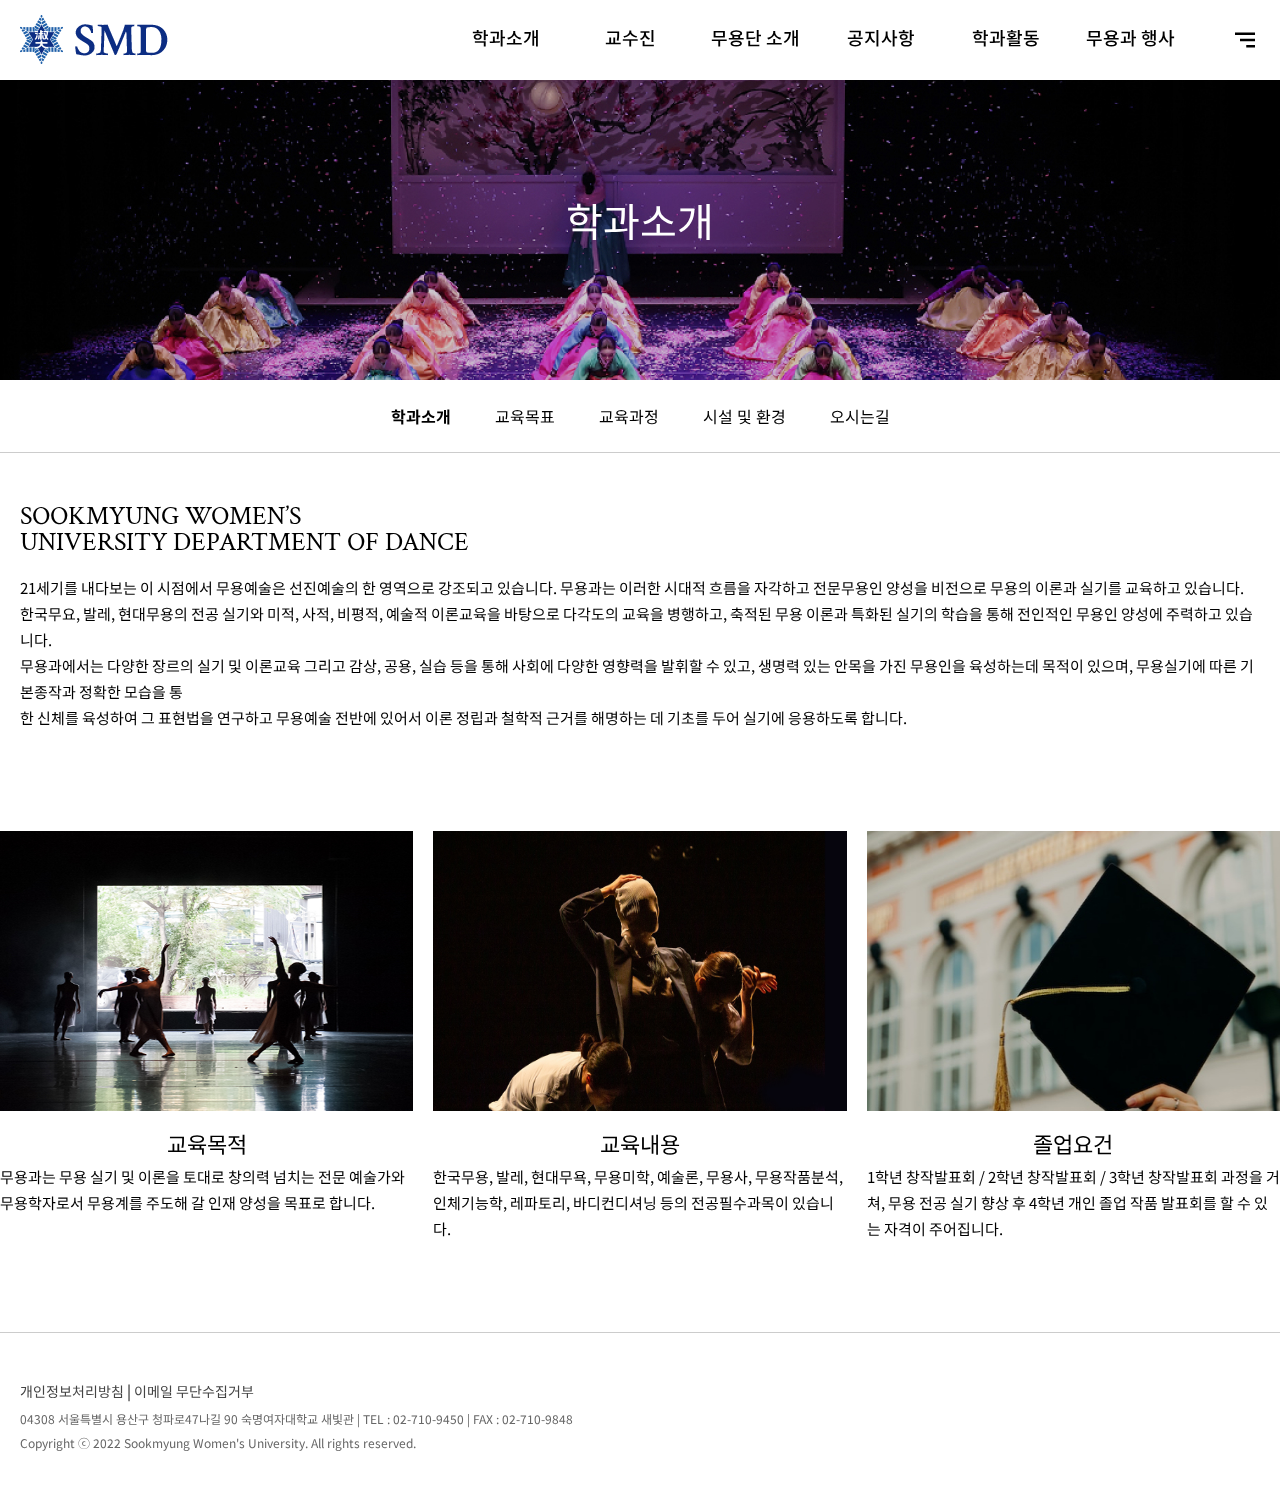
<file: pages/about.html>
<!DOCTYPE html>
<html lang="en">
  <head>
    <meta charset="UTF-8" />
    <meta http-equiv="X-UA-Compatible" content="IE=edge" />
    <meta name="viewport" content="width=device-width, initial-scale=1.0" />
    <title>숙명여자대학교 무용과</title>
    <link
      rel="stylesheet"
      href="../css/style.css"
      media="screen and (min-width: 1000px)"
    />
    <link rel="stylesheet" href="../css/sub.css" />
    <!-- 모바일용 -->
    <link
      rel="stylesheet"
      href="../css/mobile.css"
      media="screen and (max-width: 999px)"
    />
    <!-- 제이쿼리 라이브러리 -->
    <script src="https://ajax.googleapis.com/ajax/libs/jquery/3.6.0/jquery.min.js"></script>
    <!-- 내 자바스크립트 -->
    <script src="../js/main.js"></script>
  </head>
  <body id="about">
    <header id="main-header">
      <div class="container">
        <h1>
          <a href="../index.html">
            <img src="../images/logo.png" alt="숙대무용과" />
          </a>
        </h1>
        <nav id="gnb">
          <ul class="depth1">
            <li>
              <a href="../pages/about.html">학과소개</a>
              <ul class="depth2">
                <li><a href="../pages/about.html">학과소개</a></li>
                <li><a href="#">교육목표</a></li>
                <li><a href="#">교육과정</a></li>
                <li><a href="#">시설 및 환경</a></li>
                <li><a href="../pages/location.html">오시는 길</a></li>
              </ul>
            </li>
            <li>
              <a href="#">교수진</a>
              <ul class="depth2">
                <li><a href="#">교수진</a></li>
              </ul>
            </li>
            <li>
              <a href="../pages/sub3-1.html">무용단 소개</a>
              <ul class="depth2">
                <li><a href="#">한국무용</a></li>
                <li><a href="#">현대무용</a></li>
                <li><a href="#">발래</a></li>
              </ul>
            </li>
            <li>
              <a href="#">공지사항</a>
              <ul class="depth2">
                <li><a href="#">공지사항</a></li>
                <li><a href="#">열림마당</a></li>
                <li><a href="#">Q&A</a></li>
              </ul>
            </li>
            <li>
              <a href="#">학과활동</a>
              <ul class="depth2">
                <li><a href="#">학과활동</a></li>
              </ul>
            </li>
            <li>
              <a href="#">무용과 행사</a>
              <ul class="depth2">
                <li><a href="#">창작발표회</a></li>
                <li><a href="#">졸업발표회</a></li>
                <li><a href="#">공연 및 행사</a></li>
              </ul>
            </li>
          </ul>
        </nav>
        <!-- 토글버튼 -->
        <a href="#sitemap-menu" id="btn-toggle">
          <img src="../images/bx_menu-alt-right.svg" alt="toggle sitemap" />
        </a>
      </div>
      <!-- container -->
    </header>

    <!-- 서브페이지 타이틀 -->
    <section id="sub-title">
      <div class="container">
        <h1>학과소개</h1>
      </div>
      <!-- container -->
    </section>
    <!-- 서브메뉴(Local nav) -->
    <nav id="lnb">
      <div class="container">
        <ul>
          <li class="active"><a href="../pages/about.html">학과소개</a></li>
          <li><a href="#">교육목표</a></li>
          <li><a href="#">교육과정</a></li>
          <li><a href="#">시설 및 환경</a></li>
          <li><a href="../pages/location.html">오시는길</a></li>
        </ul>
      </div>
    </nav>

    <div id="site-map-menu">
      <div class="container">
        <div class="logo">
          <a href="../index.html"
            ><img src="../images/logo.png" alt="숙명여대무용과"
          /></a>
        </div>
        <button id="site-menu-close">
          <img src="../images/close.svg" alt="닫기" />
        </button>
        <nav class="site-menu">
          <ul class="depth1">
            <li>
              <a href="#"
                >학과소개<span
                  ><img src="../images/down-icon.svg" alt="" /></span
              ></a>
              <ul class="depth2">
                <li><a href="#">학과소개</a></li>
                <li><a href="#">교육목표</a></li>
                <li><a href="#">교육과정</a></li>
                <li><a href="#">시설 및 환경</a></li>
                <li><a href="../pages/location.html">오시는 길</a></li>
              </ul>
            </li>
            <li>
              <a href="#"
                >교수진<span><img src="../images/down-icon.svg" alt="" /></span
              ></a>
              <ul class="depth2">
                <li><a href="#">교수진</a></li>
              </ul>
            </li>
            <li>
              <a href="../pages/sub3-1.html"
                >무용단 소개<span
                  ><img src="../images/down-icon.svg" alt="" /></span
              ></a>
              <ul class="depth2">
                <li><a href="#">한국무용</a></li>
                <li><a href="#">현대무용</a></li>
                <li><a href="#">발래</a></li>
              </ul>
            </li>
            <li>
              <a href="#"
                >공지사항<span
                  ><img src="../images/down-icon.svg" alt="" /></span
              ></a>
              <ul class="depth2">
                <li><a href="#">공지사항</a></li>
                <li><a href="#">열림마당</a></li>
                <li><a href="#">Q&A</a></li>
              </ul>
            </li>
            <li>
              <a href="#"
                >학과활동<span
                  ><img src="../images/down-icon.svg" alt="" /></span
              ></a>
              <ul class="depth2">
                <li><a href="#">학과활동</a></li>
              </ul>
            </li>
            <li>
              <a href="#"
                >무용과 행사<span
                  ><img src="../images/down-icon.svg" alt="" /></span
              ></a>
              <ul class="depth2">
                <li><a href="#">창작발표회</a></li>
                <li><a href="#">졸업발표회</a></li>
                <li><a href="#">공연 및 행사</a></li>
              </ul>
            </li>
          </ul>
        </nav>
      </div>
      <!-- container -->
    </div>

    <!-- 메인콘텐츠 -->
    <section id="section1">
      <div class="container">
        <h1>
          SOOKMYUNG WOMEN’S <br />
          UNIVERSITY DEPARTMENT OF DANCE
        </h1>
        <p>
          21세기를 내다보는 이 시점에서 무용예술은 선진예술의 한 영역으로
          강조되고 있습니다. 무용과는 이러한 시대적 흐름을 자각하고 전문무용인
          양성을 비전으로 무용의 이론과 실기를 교육하고 있습니다.<br />
          한국무요, 발레, 현대무용의 전공 실기와 미적, 사적, 비평적, 예술적
          이론교육을 바탕으로 다각도의 교육을 병행하고, 축적된 무용 이론과
          특화된 실기의 학습을 통해 전인적인 무용인 양성에 주력하고 있습니다.<br />
          무용과에서는 다양한 장르의 실기 및 이론교육 그리고 감상, 공용, 실습
          등을 통해 사회에 다양한 영향력을 발휘할 수 있고, 생명력 있는 안목을
          가진 무용인을 육성하는데 목적이 있으며, 무용실기에 따른 기본종작과
          정확한 모습을 통<br />한 신체를 육성하여 그 표현법을 연구하고 무용예술
          전반에 있어서 이론 정립과 철학적 근거를 해명하는 데 기초를 두어 실기에
          응용하도록 합니다.
        </p>
      </div>
      <!-- container -->
    </section>

    <section id="section2">
      <div class="container">
        <div class="item">
          <img src="../images/about-img1.jpg" alt="교육목적" />
          <h2>교육목적</h2>
          <p>
            무용과는 무용 실기 및 이론을 토대로 창의력 넘치는 전문 예술가와
            무용학자로서 무용계를 주도해 갈 인재 양성을 목표로 합니다.
          </p>
        </div>
        <div class="item">
          <img src="../images/about-img2.jpg" alt="교육목적" />
          <h2>교육내용</h2>
          <p>
            한국무용, 발레, 현대무욕, 무용미학, 예술론, 무용사, 무용작품분석,
            인체기능학, 레파토리, 바디컨디셔닝 등의 전공필수과목이 있습니다.
          </p>
        </div>
        <div class="item">
          <img src="../images/about-img3.jpg" alt="교육목적" />
          <h2>졸업요건</h2>
          <p>
            1학년 창작발표회 / 2학년 창작발표회 / 3학년 창작발표회 과정을 거쳐,
            무용 전공 실기 향상 후 4학년 개인 졸업 작품 발표회를 할 수 있는
            자격이 주어집니다.
          </p>
        </div>
        <!-- item -->
      </div>
    </section>

    <footer id="main-footer">
      <div class="container">
        <div class="footer-group">
          <div class="footer-menu">
            <a href="#"><strong>개인정보처리방침</strong></a>
            <span>|</span>
            <a href="#">이메일 무단수집거부</a>
          </div>
          <address>
            04308 서울특별시 용산구 청파로47나길 90 숙명여자대학교 새빛관 | TEL
            : 02-710-9450 | FAX : 02-710-9848
          </address>
          <p class="copy">
            Copyright ⓒ 2022 Sookmyung Women's University. All rights reserved.
          </p>
        </div>
        <!-- footer-group -->
      </div>
      <!-- container -->
    </footer>
  </body>
</html>
</file>
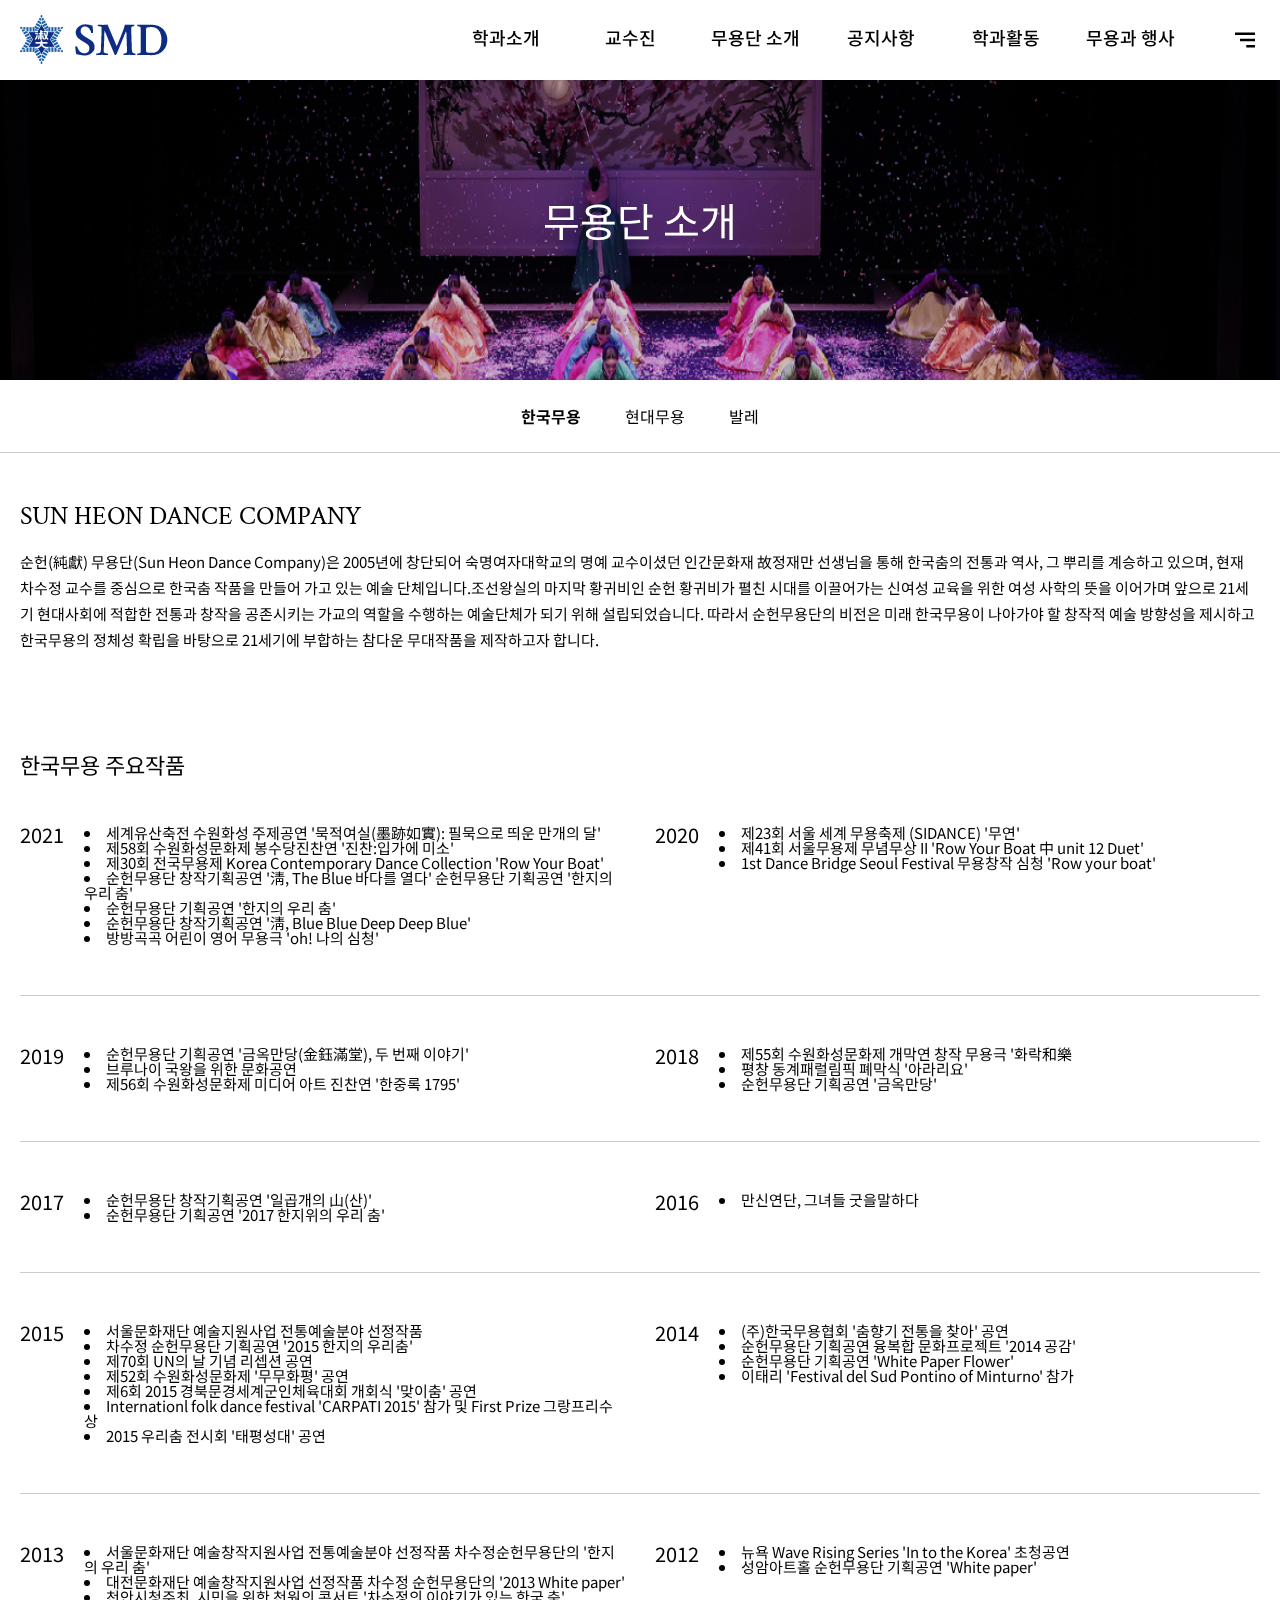
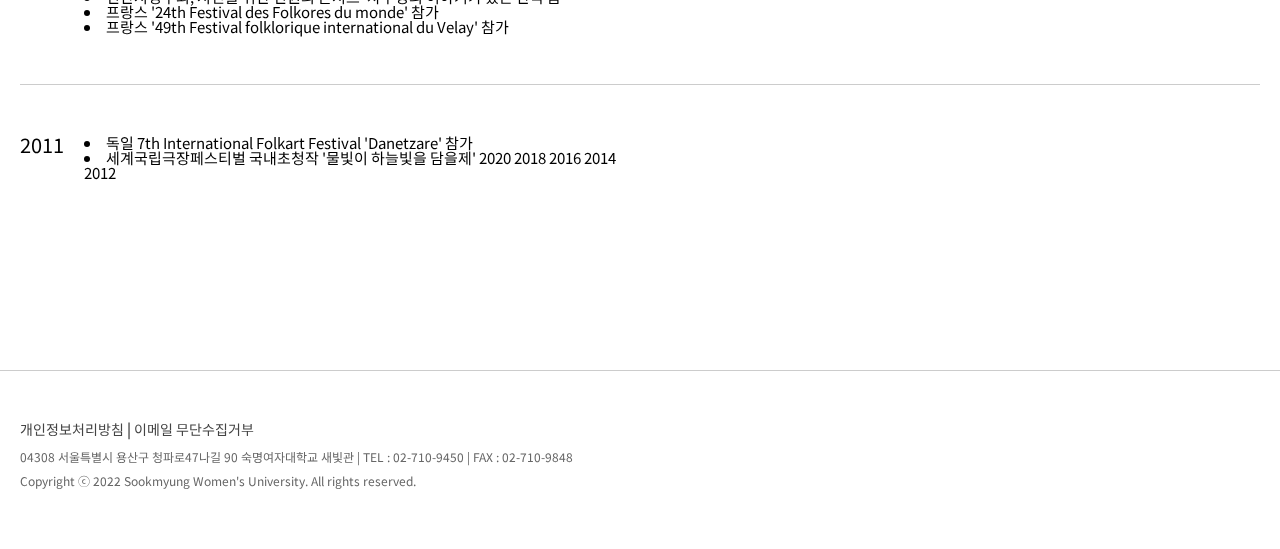
<file: pages/Introduce.html>
<!DOCTYPE html>
<html lang="en">
  <head>
    <meta charset="UTF-8" />
    <meta http-equiv="X-UA-Compatible" content="IE=edge" />
    <meta name="viewport" content="width=device-width, initial-scale=1.0" />
    <title>숙명여자대학교 무용과</title>
    <link rel="stylesheet" href="../css/style.css" />
    <link rel="stylesheet" href="../css/sub.css" />
    <!-- 제이쿼리 라이브러리 -->
    <script src="https://ajax.googleapis.com/ajax/libs/jquery/3.6.0/jquery.min.js"></script>
    <!-- 내 자바스크립트 -->
    <script src="../js/main.js"></script>
  </head>
  <body id="Introduce">
    <header id="main-header">
      <div class="container">
        <h1>
          <a href="/">
            <img src="../images/logo.png" alt="숙대무용과" />
          </a>
        </h1>
        <nav id="gnb">
          <ul class="depth1">
            <li>
              <a href="../pages/about.html">학과소개</a>
              <ul class="depth2">
                <li><a href="../pages/about.html">학과소개</a></li>
                <li><a href="#">교육목표</a></li>
                <li><a href="#">교육과정</a></li>
                <li><a href="#">시설 및 환경</a></li>
                <li><a href="../pages/location.html">오시는 길</a></li>
              </ul>
            </li>
            <li>
              <a href="#">교수진</a>
              <ul class="depth2">
                <li><a href="#">교수진</a></li>
              </ul>
            </li>
            <li>
              <a href="../pages/Introduce.html">무용단 소개</a>
              <ul class="depth2">
                <li><a href="#">한국무용</a></li>
                <li><a href="#">현대무용</a></li>
                <li><a href="#">발래</a></li>
              </ul>
            </li>
            <li>
              <a href="#">공지사항</a>
              <ul class="depth2">
                <li><a href="#">공지사항</a></li>
                <li><a href="#">열림마당</a></li>
                <li><a href="#">Q&A</a></li>
              </ul>
            </li>
            <li>
              <a href="#">학과활동</a>
              <ul class="depth2">
                <li><a href="#">학과활동</a></li>
              </ul>
            </li>
            <li>
              <a href="#">무용과 행사</a>
              <ul class="depth2">
                <li><a href="#">창작발표회</a></li>
                <li><a href="#">졸업발표회</a></li>
                <li><a href="#">공연 및 행사</a></li>
              </ul>
            </li>
          </ul>
        </nav>
        <!-- 토글버튼 -->
        <a href="#sitemap-menu" id="btn-toggle">
          <img src="../images/bx_menu-alt-right.svg" alt="toggle sitemap" />
        </a>
      </div>
      <!-- container -->
    </header>

    <!-- 서브페이지 타이틀 -->
    <section id="sub-title">
      <div class="container">
        <h1>무용단 소개</h1>
      </div>
      <!-- container -->
    </section>
    <!-- 서브메뉴(Local nav) -->
    <nav id="lnb">
      <div class="container">
        <ul>
          <li class="active"><a href="../pages/Introduce.html">한국무용</a></li>
          <li><a href="#">현대무용</a></li>
          <li><a href="#">발레</a></li>
        </ul>
      </div>
    </nav>

    <div id="site-map-menu">
      <div class="container">
        <div class="logo">
          <a href="../index.html"
            ><img src="/images/logo.png" alt="숙명여대무용과"
          /></a>
        </div>
        <button id="site-menu-close">
          <img src="/images/close.svg" alt="닫기" />
        </button>
        <nav class="site-menu">
          <ul class="depth1">
            <li>
              <a href="#">학과소개</a>
              <ul class="depth2">
                <li><a href="../pages/about.html">학과소개</a></li>
                <li><a href="#">교육목표</a></li>
                <li><a href="#">교육과정</a></li>
                <li><a href="#">시설 및 환경</a></li>
                <li><a href="../pages/location.html">오시는 길</a></li>
              </ul>
            </li>
            <li>
              <a href="#">교수진</a>
              <ul class="depth2">
                <li><a href="#">교수진</a></li>
              </ul>
            </li>
            <li>
              <a href="../pages/Introduce.html">무용단 소개</a>
              <ul class="depth2">
                <li><a href="#">한국무용</a></li>
                <li><a href="#">현대무용</a></li>
                <li><a href="#">발래</a></li>
              </ul>
            </li>
            <li>
              <a href="#">공지사항</a>
              <ul class="depth2">
                <li><a href="#">공지사항</a></li>
                <li><a href="#">열림마당</a></li>
                <li><a href="#">Q&A</a></li>
              </ul>
            </li>
            <li>
              <a href="#">학과활동</a>
              <ul class="depth2">
                <li><a href="#">학과활동</a></li>
              </ul>
            </li>
            <li>
              <a href="#">무용과 행사</a>
              <ul class="depth2">
                <li><a href="#">창작발표회</a></li>
                <li><a href="#">졸업발표회</a></li>
                <li><a href="#">공연 및 행사</a></li>
              </ul>
            </li>
          </ul>
        </nav>
      </div>
      <!-- container -->
    </div>

    <!-- 메인콘텐츠 -->
    <section id="sec1">
      <div class="container">
        <h1>SUN HEON DANCE COMPANY</h1>
        <p>
          순헌(純獻) 무용단(Sun Heon Dance Company)은 2005년에 창단되어
          숙명여자대학교의 명예 교수이셨던 인간문화재 故정재만 선생님을 통해
          한국춤의 전통과 역사, 그 뿌리를 계승하고 있으며, 현재 차수정 교수를
          중심으로 한국춤 작품을 만들어 가고 있는 예술 단체입니다.조선왕실의
          마지막 황귀비인 순헌 황귀비가 펼친 시대를 이끌어가는 신여성 교육을
          위한 여성 사학의 뜻을 이어가며 앞으로 21세기 현대사회에 적합한 전통과
          창작을 공존시키는 가교의 역할을 수행하는 예술단체가 되기 위해
          설립되었습니다. 따라서 순헌무용단의 비전은 미래 한국무용이 나아가야 할
          창작적 예술 방향성을 제시하고 한국무용의 정체성 확립을 바탕으로
          21세기에 부합하는 참다운 무대작품을 제작하고자 합니다.
        </p>
      </div>
      <!-- container -->
    </section>

    <section id="sec2">
      <div class="container">
        <h2>한국무용 주요작품</h2>
        <div class="listbox">
          <div class="col">
            <div class="row">
              <h3>2021</h3>
              <ul>
                <li>
                  세계유산축전 수원화성 주제공연 '묵적여실(墨跡如實): 필묵으로
                  띄운 만개의 달'
                </li>
                <li>제58회 수원화성문화제 봉수당진찬연 '진찬:입가에 미소'</li>
                <li>
                  제30회 전국무용제 Korea Contemporary Dance Collection 'Row
                  Your Boat'
                </li>
                <li>
                  순헌무용단 창작기획공연 '淸, The Blue 바다를 열다' 순헌무용단
                  기획공연 '한지의 우리 춤'
                </li>
                <li>순헌무용단 기획공연 '한지의 우리 춤'</li>
                <li>순헌무용단 창작기획공연 '淸, Blue Blue Deep Deep Blue'</li>
                <li>방방곡곡 어린이 영어 무용극 'oh! 나의 심청'</li>
              </ul>
            </div>
            <div class="row">
              <h3>2020</h3>
              <ul>
                <li>제23회 서울 세계 무용축제 (SIDANCE) '무연'</li>
                <li>
                  제41회 서울무용제 무념무상 II 'Row Your Boat 中 unit 12 Duet'
                </li>
                <li>
                  1st Dance Bridge Seoul Festival 무용창작 심청 'Row your boat'
                </li>
              </ul>
            </div>
          </div>
          <div class="col">
            <div class="row">
              <h3>2019</h3>
              <ul>
                <li>
                  순헌무용단 기획공연 '금옥만당(金鈺滿堂), 두 번째 이야기'
                </li>
                <li>브루나이 국왕을 위한 문화공연</li>
                <li>제56회 수원화성문화제 미디어 아트 진찬연 '한중록 1795'</li>
              </ul>
            </div>
            <div class="row">
              <h3>2018</h3>
              <ul>
                <li>제55회 수원화성문화제 개막연 창작 무용극 '화락和樂</li>
                <li>평창 동계패럴림픽 폐막식 '아라리요'</li>
                <li>순헌무용단 기획공연 '금옥만당'</li>
              </ul>
            </div>
          </div>
          <div class="col">
            <div class="row">
              <h3>2017</h3>
              <ul>
                <li>순헌무용단 창작기획공연 '일곱개의 山(산)'</li>
                <li>순헌무용단 기획공연 '2017 한지위의 우리 춤'</li>
              </ul>
            </div>
            <div class="row">
              <h3>2016</h3>
              <ul>
                <li>만신연단, 그녀들 굿을말하다</li>
              </ul>
            </div>
          </div>
          <div class="col">
            <div class="row">
              <h3>2015</h3>
              <ul>
                <li>서울문화재단 예술지원사업 전통예술분야 선정작품</li>
                <li>차수정 순헌무용단 기획공연 '2015 한지의 우리춤'</li>
                <li>제70회 UN의 날 기념 리셉션 공연</li>
                <li>제52회 수원화성문화제 '무무화평' 공연</li>
                <li>
                  제6회 2015 경북문경세계군인체육대회 개회식 '맞이춤' 공연
                </li>
                <li>
                  Internationl folk dance festival 'CARPATI 2015' 참가 및 First
                  Prize 그랑프리수상
                </li>
                <li>2015 우리춤 전시회 '태평성대' 공연</li>
              </ul>
            </div>
            <div class="row">
              <h3>2014</h3>
              <ul>
                <li>(주)한국무용협회 '춤향기 전통을 찾아' 공연</li>
                <li>순헌무용단 기획공연 융복합 문화프로젝트 '2014 공감'</li>
                <li>순헌무용단 기획공연 'White Paper Flower'</li>
                <li>이태리 'Festival del Sud Pontino of Minturno' 참가</li>
              </ul>
            </div>
          </div>
          <div class="col">
            <div class="row">
              <h3>2013</h3>
              <ul>
                <li>
                  서울문화재단 예술창작지원사업 전통예술분야 선정작품
                  차수정순헌무용단의 '한지의 우리 춤'
                </li>
                <li>
                  대전문화재단 예술창작지원사업 선정작품 차수정 순헌무용단의
                  '2013 White paper'
                </li>
                <li>
                  천안시청주최, 시민을 위한 천원의 콘서트 '차수정의 이야기가
                  있는 한국 춤'
                </li>
                <li>프랑스 '24th Festival des Folkores du monde' 참가</li>
                <li>
                  프랑스 '49th Festival folklorique international du Velay' 참가
                </li>
              </ul>
            </div>
            <div class="row">
              <h3>2012</h3>
              <ul>
                <li>뉴욕 Wave Rising Series 'In to the Korea' 초청공연</li>
                <li>성암아트홀 순헌무용단 기획공연 'White paper'</li>
              </ul>
            </div>
          </div>
          <div class="col">
            <div class="row">
              <h3>2011</h3>
              <ul>
                <li>
                  독일 7th International Folkart Festival 'Danetzare' 참가
                </li>
                <li>
                  세계국립극장페스티벌 국내초청작 '물빛이 하늘빛을 담을제' 2020
                  2018 2016 2014 2012
                </li>
              </ul>
            </div>
          </div>
        </div>
      </div>
    </section>

    <footer id="main-footer">
      <div class="container">
        <div class="footer-group">
          <div class="footer-menu">
            <a href="#"><strong>개인정보처리방침</strong></a>
            <span>|</span>
            <a href="#">이메일 무단수집거부</a>
          </div>
          <address>
            04308 서울특별시 용산구 청파로47나길 90 숙명여자대학교 새빛관 | TEL
            : 02-710-9450 | FAX : 02-710-9848
          </address>
          <p class="copy">
            Copyright ⓒ 2022 Sookmyung Women's University. All rights reserved.
          </p>
        </div>
        <!-- footer-group -->
      </div>
      <!-- container -->
    </footer>
  </body>
</html>
</file>
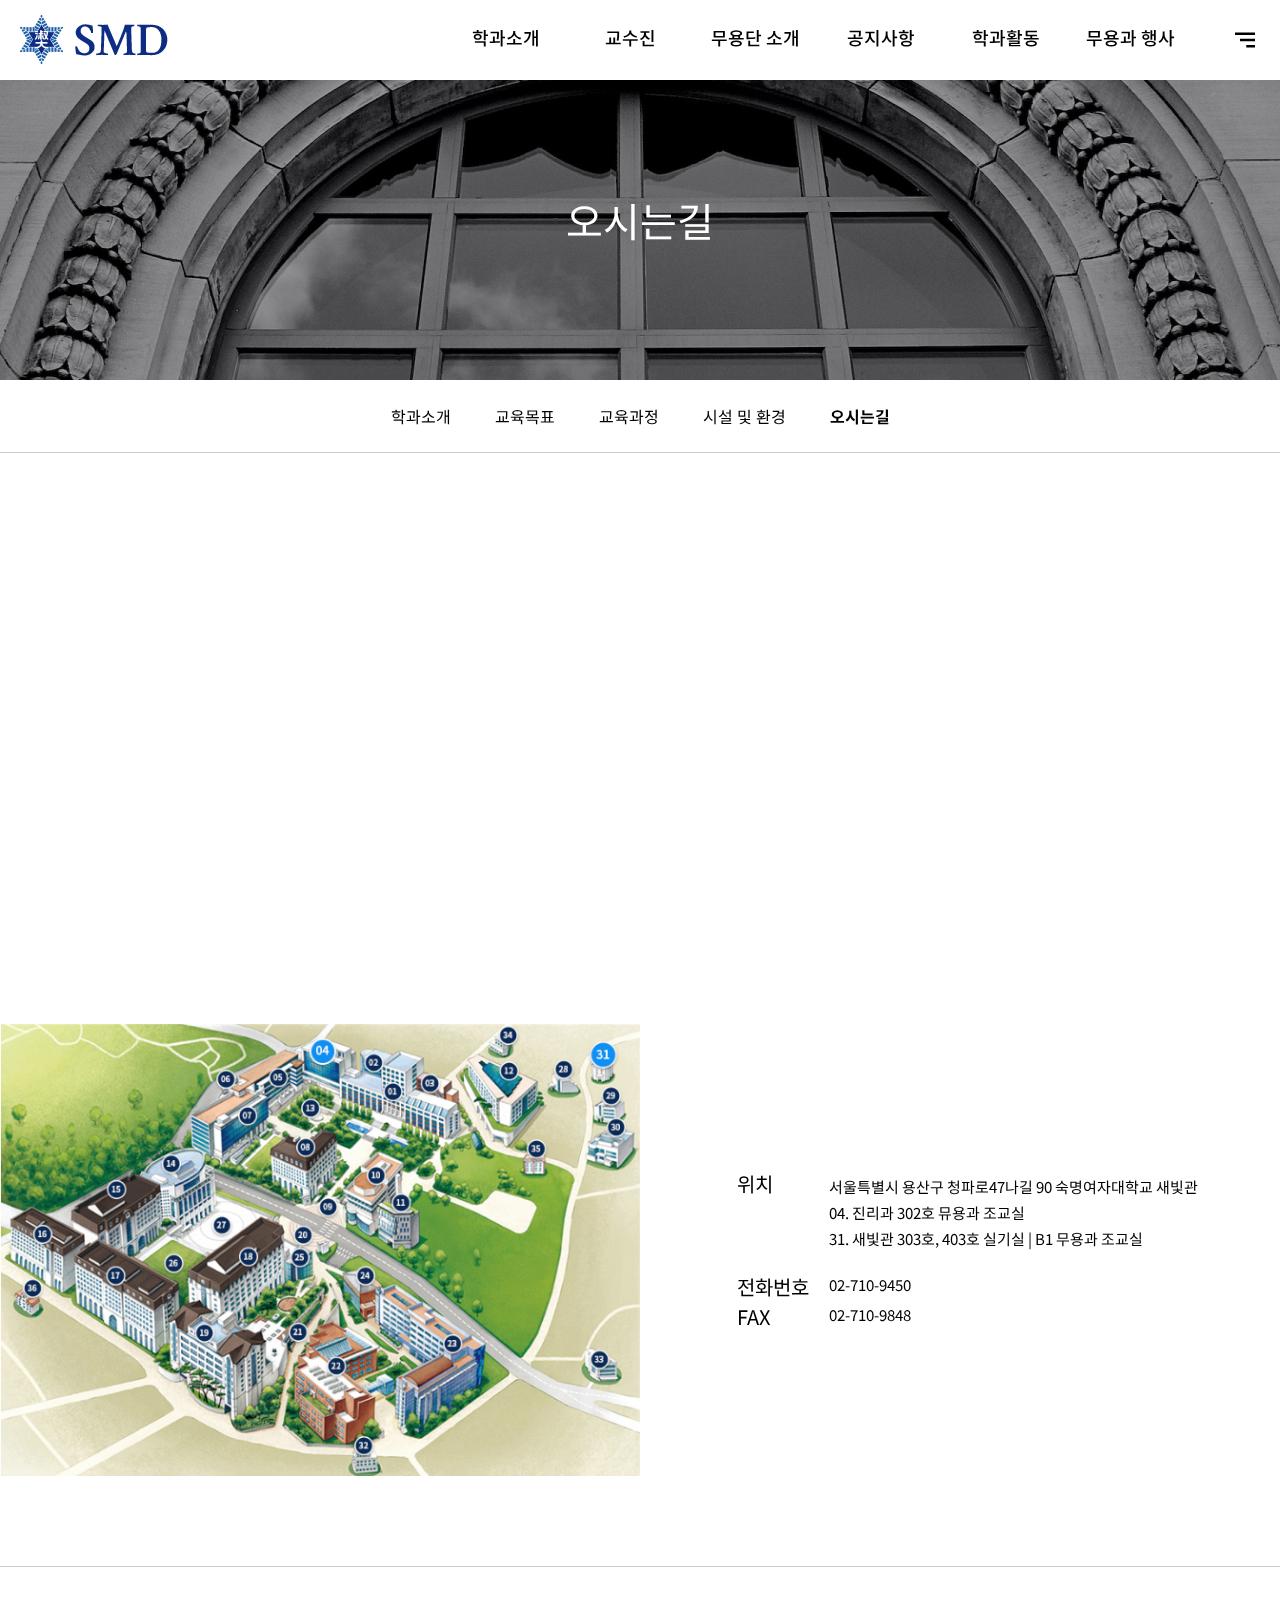
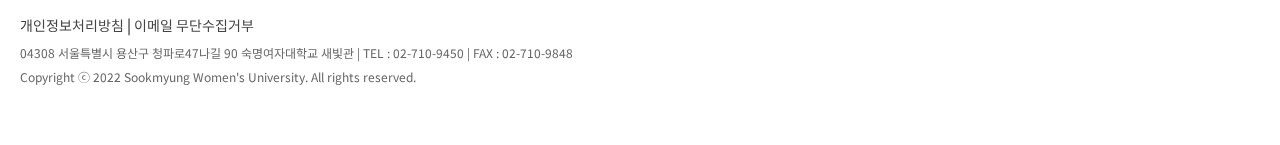
<file: pages/location.html>
<!DOCTYPE html>
<html lang="en">
  <head>
    <meta charset="UTF-8" />
    <meta http-equiv="X-UA-Compatible" content="IE=edge" />
    <meta name="viewport" content="width=device-width, initial-scale=1.0" />
    <title>오시는길 | 숙명여자대학교</title>
    <link
      rel="stylesheet"
      href="../css/style.css"
      media="screen and (min-width: 1000px)"
    />
    <link rel="stylesheet" href="../css/sub.css" />
    <link
      rel="stylesheet"
      href="../css/mobile.css"
      media="screen and (max-width: 999px)"
    />
    <!-- 제이쿼리 라이브러리 -->
    <script src="https://ajax.googleapis.com/ajax/libs/jquery/3.6.0/jquery.min.js"></script>
    <!-- 내 자바스크립트 -->
    <script src="../js/main.js"></script>
  </head>
  <body id="location">
    <header id="main-header">
      <div class="container">
        <h1>
          <a href="/">
            <img src="../images/logo.png" alt="숙대무용과" />
          </a>
        </h1>
        <nav id="gnb">
          <ul class="depth1">
            <li>
              <a href="../pages/about.html">학과소개</a>
              <ul class="depth2">
                <li><a href="../pages/about.html">학과소개</a></li>
                <li><a href="#">교육목표</a></li>
                <li><a href="#">교육과정</a></li>
                <li><a href="#">시설 및 환경</a></li>
                <li><a href="../pages/location.html">오시는 길</a></li>
              </ul>
            </li>
            <li>
              <a href="#">교수진</a>
              <ul class="depth2">
                <li><a href="#">교수진</a></li>
              </ul>
            </li>
            <li>
              <a href="../pages/sub3-1.html">무용단 소개</a>
              <ul class="depth2">
                <li><a href="#">한국무용</a></li>
                <li><a href="#">현대무용</a></li>
                <li><a href="#">발래</a></li>
              </ul>
            </li>
            <li>
              <a href="#">공지사항</a>
              <ul class="depth2">
                <li><a href="#">공지사항</a></li>
                <li><a href="#">열림마당</a></li>
                <li><a href="#">Q&A</a></li>
              </ul>
            </li>
            <li>
              <a href="#">학과활동</a>
              <ul class="depth2">
                <li><a href="#">학과활동</a></li>
              </ul>
            </li>
            <li>
              <a href="#">무용과 행사</a>
              <ul class="depth2">
                <li><a href="#">창작발표회</a></li>
                <li><a href="#">졸업발표회</a></li>
                <li><a href="#">공연 및 행사</a></li>
              </ul>
            </li>
          </ul>
        </nav>
        <!-- 토글버튼 -->
        <a href="#sitemap-menu" id="btn-toggle">
          <img src="../images/bx_menu-alt-right.svg" alt="toggle sitemap" />
        </a>
      </div>
      <!-- container -->
    </header>

    <!-- 서브페이지 타이틀 -->
    <section id="sub-title">
      <div class="container">
        <h1>오시는길</h1>
      </div>
      <!-- container -->
    </section>
    <!-- 서브메뉴(Local nav) -->
    <nav id="lnb">
      <div class="container">
        <ul>
          <li><a href="../pages/about.html">학과소개</a></li>
          <li><a href="#">교육목표</a></li>
          <li><a href="#">교육과정</a></li>
          <li><a href="#">시설 및 환경</a></li>
          <li class="active"><a href="../pages/location.html">오시는길</a></li>
        </ul>
      </div>
    </nav>

    <div id="site-map-menu">
      <div class="container">
        <div class="logo">
          <a href="../index.html"
            ><img src="../images/logo.png" alt="숙명여대무용과"
          /></a>
        </div>
        <button id="site-menu-close">
          <img src="../images/close.svg" alt="닫기" />
        </button>
        <nav class="site-menu">
          <ul class="depth1">
            <li>
              <a href="#"
                >학과소개<span
                  ><img src="../images/down-icon.svg" alt="" /></span
              ></a>
              <ul class="depth2">
                <li><a href="#">학과소개</a></li>
                <li><a href="#">교육목표</a></li>
                <li><a href="#">교육과정</a></li>
                <li><a href="#">시설 및 환경</a></li>
                <li><a href="../pages/location.html">오시는 길</a></li>
              </ul>
            </li>
            <li>
              <a href="#"
                >교수진<span><img src="../images/down-icon.svg" alt="" /></span
              ></a>
              <ul class="depth2">
                <li><a href="#">교수진</a></li>
              </ul>
            </li>
            <li>
              <a href="../pages/sub3-1.html"
                >무용단 소개<span
                  ><img src="../images/down-icon.svg" alt="" /></span
              ></a>
              <ul class="depth2">
                <li><a href="../pages/sub3-1.html">한국무용</a></li>
                <li><a href="#">현대무용</a></li>
                <li><a href="#">발래</a></li>
              </ul>
            </li>
            <li>
              <a href="#"
                >공지사항<span
                  ><img src="../images/down-icon.svg" alt="" /></span
              ></a>
              <ul class="depth2">
                <li><a href="#">공지사항</a></li>
                <li><a href="#">열림마당</a></li>
                <li><a href="#">Q&A</a></li>
              </ul>
            </li>
            <li>
              <a href="#"
                >학과활동<span
                  ><img src="../images/down-icon.svg" alt="" /></span
              ></a>
              <ul class="depth2">
                <li><a href="#">학과활동</a></li>
              </ul>
            </li>
            <li>
              <a href="#"
                >무용과 행사<span
                  ><img src="../images/down-icon.svg" alt="" /></span
              ></a>
              <ul class="depth2">
                <li><a href="#">창작발표회</a></li>
                <li><a href="#">졸업발표회</a></li>
                <li><a href="#">공연 및 행사</a></li>
              </ul>
            </li>
          </ul>
        </nav>
      </div>
      <!-- container -->
    </div>

    <!-- 메인콘텐츠 -->
    <main>
      <div id="map">
        <div class="container">
          <iframe
            src="https://www.google.com/maps/embed?pb=!1m18!1m12!1m3!1d3163.3643312022036!2d126.96250291564772!3d37.546479233033544!2m3!1f0!2f0!3f0!3m2!1i1024!2i768!4f13.1!3m3!1m2!1s0x357ca2727fcb04c7%3A0xb9f64e162324730f!2z7IiZ66qF7Jes7J6Q64yA7ZWZ6rWQ!5e0!3m2!1sko!2skr!4v1667957373446!5m2!1sko!2skr"
            width="100%"
            height="450"
            style="border: 0"
            allowfullscreen=""
            loading="lazy"
            referrerpolicy="no-referrer-when-downgrade"
          ></iframe>
        </div>
        <!-- container -->
      </div>

      <div class="location-info">
        <div class="container">
          <img src="../images/location-map.jpg" alt="학교내부 위치안내" />
          <div class="address">
            <table>
              <tr>
                <th>위치</th>
                <td>
                  <p>
                    서울특별시 용산구 청파로47나길 90 숙명여자대학교 새빛관<br />
                    04. 진리과 302호 뮤용과 조교실<br />
                    31. 새빛관 303호, 403호 실기실 | B1 무용과 조교실
                  </p>
                  <br />
                </td>
              </tr>
              <tr>
                <th>전화번호</th>
                <td>02-710-9450</td>
              </tr>
              <tr>
                <th>FAX</th>
                <td>02-710-9848</td>
              </tr>
            </table>
          </div>
          <!-- address -->
        </div>
        <!-- container -->
      </div>
      <!-- location-info -->
    </main>

    <footer id="main-footer">
      <div class="container">
        <div class="footer-group">
          <div class="footer-menu">
            <a href="#"><strong>개인정보처리방침</strong></a>
            <span>|</span>
            <a href="#">이메일 무단수집거부</a>
          </div>
          <address>
            04308 서울특별시 용산구 청파로47나길 90 숙명여자대학교 새빛관 | TEL
            : 02-710-9450 | FAX : 02-710-9848
          </address>
          <p class="copy">
            Copyright ⓒ 2022 Sookmyung Women's University. All rights reserved.
          </p>
        </div>
        <!-- footer-group -->
      </div>
      <!-- container -->
    </footer>
  </body>
</html>
</file>
<file: css/style.css>
/* style.css */

/* 웹 폰트: Crimson, noto sans KR */
@import url("https://fonts.googleapis.com/css2?family=Crimson+Text&family=Noto+Sans+KR:wght@400;500;700&display=swap");
/* css에서 style 문서 불러오기 */
@import "./reset.css";

/*  
font-family: 'Crimson Text', serif;
font-family: 'Noto Sans KR', sans-serif;
*/

:root {
  --main-color: #0c2d83;
  --bg-color-light: #f5f5f5;
  --text-light: #666;
  --white: #fff;
}

body {
  font-family: "Noto Sans KR", sans-serif;
  font-size: 15px;
  background-color: var(--white);
}

h1 {
  font-family: "Crimson Text", serif;
  font-size: 26px;
  margin-bottom: 20px;
}

h2 {
  font-size: 22px;
}

h3 {
  font-size: 20px;
}

a {
  color: #000;
}

p {
  line-height: 26px;
}

table {
  border-collapse: collapse;
}

table,
th,
td {
  border-style: none;
}

.container {
  max-width: 1440px;
  /* outline: 2px solid #333; */
  margin: 0 auto;
  position: relative;
}

#main-header {
  height: 80px;
  /* background: #ccc; */
}

#main-header h1 {
  position: absolute;
  left: 20px;
  top: 15px;
}

#gnb {
  position: absolute;
  right: 97px;
  top: 28px;
  z-index: 999;
}

/* 1단계 메뉴 */
#gnb .depth1 {
  display: flex;
}

#gnb .depth1 > li {
  margin-left: 20px;
  /* outline: 1px solid red; */
  text-align: center;
  width: 7em;
}

#gnb .depth1 > li > a {
  font-weight: 500;
  font-size: 18px;
}

/* 2단계 메뉴 */
#gnb .depth2 {
  background: #ffffff;
  border: 1px solid #cccccc;
  padding: 10px;
  margin-top: 26px;
  max-height: 0;
  overflow: hidden;
  opacity: 0;
  /* display: none; */
  text-align: left;
  transition: 0.7s;
}

#gnb .depth2 > li {
  margin-bottom: 10px;
}

#gnb .depth2 > li:last-child {
  margin-bottom: 0;
}

/* hover 액션 */
/* depth1 li에 마우스가 올라가면 depth2 표시 */
#gnb .depth1 > li:hover .depth2 {
  display: block;
  max-height: 200px;
  opacity: 1;
}

#gnb .depth1 > li > a:hover {
  color: var(--main-color);
}

#gnb .depth2 > li > a:hover {
  text-decoration: underline;
  color: var(--main-color);
}

#btn-toggle {
  position: absolute;
  right: 20px;
  top: 25px;
}

/* 메인배너 */
#main-banner {
  height: 480px;
  background: #000;
}

#main-banner .container {
  height: 100%;
  background-image: url("../images/main-banner-e1.jpg");
  display: flex;
  align-items: center;
}

#main-banner h1 {
  color: #fff;
  padding-left: 56px;
  font-size: 60px;
  font-weight: 400;
}

/* Introduction */
#intro .container {
  padding: 50px 20px;
  /* outline: 1px solid #000; */
}

#intro .intro-list {
  display: flex;
  justify-content: space-between;
  text-align: center;
}

#intro .intro-list > li {
  /* outline: 2px solid red; */
  /* (너비 - 칼럼여백(칼럼수 - 1)) / 칼럼수 */
  width: calc((100% - 60px) / 4);
}

#intro .intro-list > li img {
  width: 100%;
  margin-bottom: 15px;
}

/* 여백, 정렬  */
#intro .intro-list h2 {
  margin-bottom: 10px;
}

/* Notice */
#notice {
  background-color: var(--bg-color-light);
}

#notice .container {
  padding: 50px 20px;
  /* outline: 1px solid #000; */
}

#notice .icons-list {
  display: flex;
  justify-content: space-between;
  text-align: center;
}

#notice .icons-list > li {
  /* outline: 2px solid red; */
  width: calc((100% - 40px) / 3);
  padding-top: 50px;
  padding-bottom: 50px;
}

.btn-more {
  font-size: 14px;
  color: #666;
  position: relative;
}

.btn-more::after {
  content: "";
  display: block;
  position: absolute;
  width: 0;
  height: 2px;
  background-color: var(--main-color);
  bottom: 0;
  left: 50%;
  transition: 1s;
}

.btn-more:hover::after {
  width: 100%;
  left: 0%;
}

#notice .icons-list > li .icon-group h3 {
  margin-top: 25px;
  margin-bottom: 10px;
}

/* sns banner */
#sns-banner .container {
  background-image: url("../images/sns-banner-bg.jpg");
  color: #fff;
  padding-left: 70px;
  padding-right: 70px;
  height: 140px;
  display: flex;
  justify-content: space-between;
  align-items: center;
}

#sns-banner h1 {
  margin-bottom: 5px;
  font-weight: 400;
}

#sns-banner .sns-icon-group a {
  margin-left: 28px;
}

#main-footer {
  border-top: 1px solid rgba(0, 0, 0, 0.2);
  margin-top: 90px;
}

#main-footer .container {
  padding: 50px 20px;
}

#main-footer .footer-menu {
  margin-bottom: 15px;
}

#main-footer .footer-menu a {
  font-size: 14px;
  color: #444;
}

#main-footer address,
#main-footer .copy {
  font-size: 12px;
  font-style: normal;
  color: #666;
  margin-bottom: 5px;
}

/* 사이트맵 팝업 */
#site-map-menu {
  position: fixed;
  width: 80%;
  height: 80vh;
  background: #fff;
  /* 포지션 중앙정렬 */
  left: calc(50%);
  top: calc(50%);
  /* 반만 땡김 */
  transform: translateX(-50%) translateY(-50%);
  z-index: 1000;
  border: 1px solid #ccc;
  padding: 40px;
  box-shadow: 4px 4px 4px rgba(0, 0, 0, 0.5);
}

#site-map-menu .container {
  /* outline: 1px solid red; */
  position: relative;
  height: 100%;
  padding-left: 9%;
  padding-right: 9%;
}

#site-map-menu nav.site-menu {
  /* outline: 1px solid #333; */
  /* background: pink; */
  height: 100%;
  display: flex;
  align-items: space-between;
  padding-top: 150px;
}

#site-map-menu .site-menu > ul.depth1 {
  display: flex;
  flex-wrap: wrap;
  /* background: lightgreen; */
  width: 100%;
}

#site-map-menu .site-menu > ul.depth1 > li {
  width: 33.33%;
}

/* 1단계 메뉴 텍스트(제목) */
#site-map-menu .site-menu > ul.depth1 > li > a {
  font-size: 20px;
  font-weight: bold;
  margin-bottom: 10px;
  display: block;
}

#site-menu-close {
  position: absolute;
  right: 0;
  top: 0;
  border: none;
  background: transparent;
  cursor: pointer;
}

#site-map-menu .logo {
  position: absolute;
  left: 0;
  top: 0;
}

#site-map-menu .site-menu .depth2 {
  padding: 10px;
}

#site-map-menu .site-menu .depth2 > li {
  margin-bottom: 10px;
}

#site-map-menu .site-menu .depth2 a {
  color: #444;
}

/* 사이트맵 메뉴 비표시 상태 */
#site-map-menu {
  /* display: none; */
  width: 0%;
  height: 0%;
  opacity: 0;
  z-index: -9999;
  transition: all 1s;
  overflow: hidden;
}

#site-map-menu.show {
  /* display: block; */
  width: 80%;
  height: 80%;
  opacity: 1;
  z-index: 9999;
}

/* 1단계 메뉴 버튼(pc 화살표 안보임) */
#site-map-menu .depth1 > li > a > span {
  display: none;
}

/* @media (max-width: 1080px) {
  #gnb {
    display: none;
  }
  #lnb .container ul {
    display: flex;
    flex-direction: column;
  }
} */
</file>
<file: css/sub.css>
/* sub page용 타이틀(서브 공통) */
@import "./sub3-1.css";

#sub-title h1 {
  font-size: 40px;
  font-family: "Noto Sans KR", sans-serif;
}

.active {
  font-weight: bold;
}

#sub-title {
  height: 300px;
  /* background: #000; */
  color: #fff;
  display: flex;
  align-items: center;
}

#lnb {
  border-bottom: 1px solid rgba(0, 0, 0, 0.2);
}

#lnb .container {
  padding-top: 28px;
  padding-bottom: 28px;
  font-size: 16px;
  text-align: center;
}

#lnb ul li {
  display: inline-block;
  margin-left: 20px;
  margin-right: 20px;
}

/* 고유영역 */
/* about */
#about #sub-title {
  background-image: url("../images/about-title.jpg");
  /* background-size: cover; */
  background-repeat: no-repeat;
  background-position: center center;
}

#section1 .container {
  padding: 50px 20px;
  padding-bottom: 100px;
}

/* section2 */

#section2 .container {
  display: flex;
  justify-content: center;
  gap: 20px;
}

#section2 .container .item {
  width: 451px;
}

#section2 .container .item img {
  width: 100%;
  height: 280px;
}

#section2 .container .item h2 {
  text-align: center;
  margin: 20px 0 10px 0;
}

/* location */
#location #sub-title {
  background-image: url("../images/location-img.jpg");
  /* background-size: cover; */
  background-repeat: no-repeat;
  background-position: center center;
}

#location #map .container {
  padding: 70px 0 50px;
}

#location .location-info .container {
  /* outline: 1px solid #000; */
  display: flex;
}

#location .location-info .container img {
  width: 50%;
}

#location .location-info .container .address {
  display: flex;
  align-items: center;
  justify-content: center;
  width: 50%;
}

#location th,
td {
  padding: 5px;
  padding-left: 1em;
}

#location th {
  text-align: left;
  vertical-align: top;
  /* display: flex; */
  font-size: 20px;
}
/* 
@media (max-width: 1080px) {
  #section2 .container .item img {
    height: 150px;
  }
}
 */
</file>
<file: css/mobile.css>
/* mobile.css */

/* 웹 폰트: Crimson, noto sans KR */
@import url("https://fonts.googleapis.com/css2?family=Crimson+Text&family=Noto+Sans+KR:wght@400;500;700&display=swap");
/* css에서 style 문서 불러오기 */
@import "./reset.css";

/*  
font-family: 'Crimson Text', serif;
font-family: 'Noto Sans KR', sans-serif;
*/

:root {
  --main-color: #0c2d83;
  --bg-color-light: #f5f5f5;
  --text-light: #666;
  --white: #fff;
}

body {
  font-family: "Noto Sans KR", sans-serif;
  font-size: 15px;
  background-color: var(--white);
}

h1 {
  font-family: "Crimson Text", serif;
  font-size: 26px;
  margin-bottom: 20px;
}

h2 {
  font-size: 22px;
  text-align: center;
}

h3 {
  font-size: 20px;
}

a {
  color: #000;
}

p {
  line-height: 26px;
}

table {
  border-collapse: collapse;
}

table,
th,
td {
  border-style: none;
}

img {
  max-width: 100%;
}

header {
  position: fixed;
  z-index: 654654;
  background: #fff;
  border-bottom: 1px solid rgba(0, 0, 0, 0.2);
}
#sub-title .container {
  display: flex;
  justify-content: center;
  /* align-items: center; */
  position: absolute;
  top: 150px;
}

.container {
  width: 100%;
  /* outline: 2px solid #333; */
  position: relative;
}

#main-header {
  width: 100%;
  height: 80px;
  /* background: #ccc; */
}

#main-header h1 {
  position: absolute;
  left: 20px;
  top: 25px;
}

#main-header h1 img {
  width: 100px;
}

#gnb {
  position: absolute;
  right: 97px;
  top: 28px;
  z-index: 999;
  display: none;
}

/* 1단계 메뉴 */
#gnb .depth1 {
  display: flex;
}

#gnb .depth1 > li {
  margin-left: 20px;
  /* outline: 1px solid red; */
  text-align: center;
  width: 7em;
}

#gnb .depth1 > li > a {
  font-weight: 500;
  font-size: 18px;
}

/* 2단계 메뉴 */
#gnb .depth2 {
  background: #ffffff;
  border: 1px solid #cccccc;
  padding: 10px;
  margin-top: 26px;
  max-height: 0;
  overflow: hidden;
  opacity: 0;
  /* display: none; */
  text-align: left;
  transition: 0.7s;
}

#gnb .depth2 > li {
  margin-bottom: 10px;
}

#gnb .depth2 > li:last-child {
  margin-bottom: 0;
}

/* hover 액션 */
/* depth1 li에 마우스가 올라가면 depth2 표시 */
#gnb .depth1 > li:hover .depth2 {
  display: block;
  max-height: 200px;
  opacity: 1;
}

#gnb .depth1 > li > a:hover {
  color: var(--main-color);
}

#gnb .depth2 > li > a:hover {
  text-decoration: underline;
  color: var(--main-color);
}

#btn-toggle {
  position: absolute;
  right: 20px;
  top: 25px;
}

/* 메인배너 */
#main-banner {
  height: calc(100vh - 80px);
  background: #000;
}

#main-banner .container {
  height: 100%;
  background-image: url("../images/main-banner-e1.jpg");
  background-size: cover;
  background-position: 80%;
  display: flex;
  align-items: center;
  justify-content: center;
  text-align: center;
}

#main-banner h1 {
  color: #fff;
  font-size: 26px;
  font-weight: 400;
}

#site-menu-close,
#site-map-menu .logo {
  display: none;
}

/* 안보임 */
#site-map-menu {
  display: none;
  position: absolute;
  left: 0;
  top: 80px;
  width: 100%;
  z-index: 99999;
  background: #fff;
}

/* 버튼 누르면 보임 */
#site-map-menu.show {
  display: block;
}

#site-map-menu .depth1 > li {
  border-bottom: 1px solid rgba(0, 0, 0, 0.2);
  font-size: 18px;
  font-weight: 500;
}

#site-map-menu .depth1 a {
  display: block;
  padding: 10px 20px;
}

#site-map-menu .depth2 > li {
  font-weight: 400;
  text-indent: 1rem;
}

/* 2단계 메뉴 감춤 */
#site-map-menu .depth2 {
  display: none;
}

/* 2단계 메뉴 보임(show) */
#site-map-menu .depth2.show {
  display: block;
}

/* 1단계 메뉴 버튼(화살표) */
#site-map-menu .depth1 > li > a {
  display: flex;
  justify-content: space-between;
}

/* intro */
#intro .container h1 {
  margin-left: 20px;
  margin-top: 50px;
}

#intro .container h2 {
  margin-top: 10px;
  margin-bottom: 5px;
}

#intro .container p {
  margin-bottom: 50px;
}

#intro .container img {
  display: block;
  margin: 0 auto;
}

/* notice */
#notice {
  margin: 20px;
}

#notice .container .icons-list {
  text-align: center;
}

.intro-list p {
  text-align: center;
}

#notice .container img {
  display: block;
  margin: 0 auto;
}

#notice .icon-group {
  border-bottom: 1px solid rgba(0, 0, 0, 0.2);
  padding: 30px;
}

#notice li:last-child .icon-group {
  border-bottom: none;
}

#notice .icon-group h3 {
  margin-top: 25px;
  margin-bottom: 10px;
}
/* sns-banner */

#sns-banner .container {
  background-image: url(../images/sns-banner-bg.jpg);
  background-repeat: no-repeat;
  background-size: cover;
  background-position: center center;
  text-align: center;
  color: #fff;
  display: flex;
  flex-direction: column;
  justify-content: space-evenly;
  height: 140px;
}

#sns-banner .banner-title h1 {
  font-weight: 400;
  margin: 0;
  font-size: 20px;
}

#sns-banner .banner-title p {
  font-size: 15px;
}
#sns-banner .sns-icon-group a {
  margin-left: 25px;
}

/* main-footer */
#main-footer .container {
  padding: 50px;
}
#main-footer {
  margin-top: 50px;
  border-top: 1px solid rgba(0, 0, 0, 0.2);
}

#main-footer .footer-menu {
  margin-bottom: 15px;
}

#main-footer .footer-menu a {
  font-size: 14px;
  color: #444;
}

#main-footer address,
#main-footer .copy {
  font-size: 12px;
  font-style: normal;
  color: #666;
  margin-bottom: 5px;
}

.asdf {
  position: absolute;
  top: 155px;
  z-index: 999;
}
</file>
